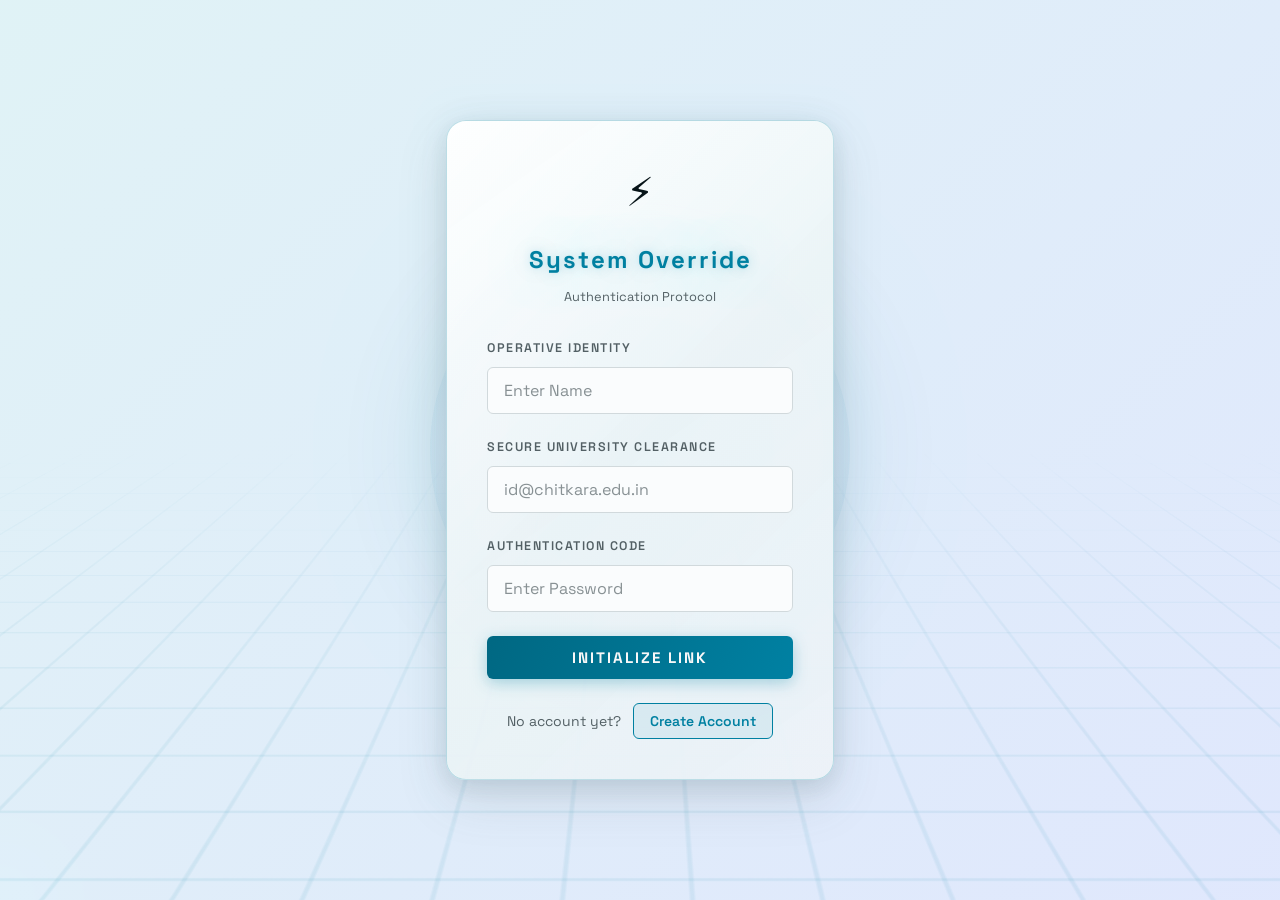
<file: index.html>
<!DOCTYPE html>
<html lang="en">
<head>
  <meta charset="UTF-8">
  <meta name="viewport" content="width=device-width, initial-scale=1.0">
  <title>CodeMaster Arena - Authentication</title>
  <link href="https://fonts.googleapis.com/css2?family=JetBrains+Mono:wght@400;500;600;700&family=Space+Grotesk:wght@400;500;600;700&display=swap" rel="stylesheet">
  <link rel="stylesheet" href="style-new.css">
  <link rel="icon" type="image/jpeg" href="CodeMaster Pro.jpeg">
</head>
<body class="page-auth">
  <main class="perspective-container">
    <div class="cube-login" id="authContainer">
      <section class="cube-face">
        <div class="cube-bg" aria-hidden="true"></div>
        
        <header style="text-align:center; margin-bottom:2rem; position:relative; z-index:1;">
          <div style="font-size:2.5rem; margin-bottom:1rem;" class="animate-float" aria-hidden="true">⚡</div>
          <h1 id="authTitle" style="color:var(--primary); letter-spacing:2px; font-size:1.5rem; font-weight:700;" class="neon-text">System Override</h1>
          <p id="authSubtitle" style="color:var(--fg-muted); font-size:0.8rem; margin-top:0.5rem;">Authentication Protocol</p>
        </header>

        <form id="authForm" style="position:relative; z-index:1;" novalidate>
          <!-- LOGIN MODE (shown by default) -->
          <div id="loginMode" class="auth-mode">
            <div class="form-group">
              <label for="loginName">Operative Identity</label>
              <input type="text" id="loginName" placeholder="Enter Name" autocomplete="name">
            </div>

            <div class="form-group">
              <label for="loginEmail">Secure University Clearance</label>
              <input type="email" id="loginEmail" placeholder="id@chitkara.edu.in" autocomplete="email" aria-describedby="loginEmailError">
              <p class="error-msg" id="loginEmailError" role="alert"></p>
            </div>

            <div class="form-group">
              <label for="loginPassword">Authentication Code</label>
              <input type="password" id="loginPassword" placeholder="Enter Password" autocomplete="current-password" aria-describedby="loginPasswordError">
              <p class="error-msg" id="loginPasswordError" role="alert"></p>
            </div>

            <button type="submit" class="btn-login">Initialize Link</button>

            <p style="text-align:center; margin-top:1.5rem; font-size:0.875rem; color:var(--fg-muted);">
              No account yet? 
              <button type="button" id="switchToSignup" class="btn-toggle" style="display:inline-block; margin-left:0.5rem;">Create Account</button>
            </p>
          </div>

          <!-- SIGNUP MODE (hidden by default) -->
          <div id="signupMode" class="auth-mode hidden">
            <div class="form-group">
              <label for="signupName">Full Name</label>
              <input type="text" id="signupName" placeholder="Enter your name" autocomplete="name" aria-describedby="signupNameError">
              <p class="error-msg" id="signupNameError" role="alert"></p>
            </div>

            <div class="form-group">
              <label for="signupEmail">University Email</label>
              <input type="email" id="signupEmail" placeholder="you@chitkara.edu.in" autocomplete="email" aria-describedby="signupEmailError">
              <p class="error-msg" id="signupEmailError" role="alert"></p>
            </div>

            <div class="form-group">
              <label for="signupPassword">Create Password</label>
              <input type="password" id="signupPassword" placeholder="Min. 6 characters" autocomplete="new-password" aria-describedby="signupPasswordError">
              <p class="error-msg" id="signupPasswordError" role="alert"></p>
            </div>

            <div class="form-group">
              <label>Select Gender</label>
              <div class="gender-selector" id="genderSelector" role="group" aria-label="Gender selection">
                <button type="button" class="gender-chip" data-gender="Male" aria-pressed="false">👨 Male</button>
                <button type="button" class="gender-chip" data-gender="Female" aria-pressed="false">👩 Female</button>
                <button type="button" class="gender-chip" data-gender="Other" aria-pressed="false">🧑 Other</button>
              </div>
              <p class="error-msg" id="genderError" role="alert"></p>
            </div>

            <button type="submit" class="btn-login">Create Account</button>

            <p style="text-align:center; margin-top:1.5rem; font-size:0.875rem; color:var(--fg-muted);">
              Already have an account? 
              <button type="button" id="switchToLogin" class="btn-toggle" style="display:inline-block; margin-left:0.5rem;">Sign In</button>
            </p>
          </div>
        </form>
      </section>
    </div>
  </main>

  <script src="auth.js"></script>
  <script>
    // Check if already logged in
    if (auth.isAuthenticated()) {
      window.location.href = 'Main.html';
    }

    // DOM Elements
    const authForm = document.getElementById('authForm');
    const loginMode = document.getElementById('loginMode');
    const signupMode = document.getElementById('signupMode');
    const switchToSignup = document.getElementById('switchToSignup');
    const switchToLogin = document.getElementById('switchToLogin');
    const authTitle = document.getElementById('authTitle');
    const authSubtitle = document.getElementById('authSubtitle');
    const genderSelector = document.getElementById('genderSelector');
    let selectedGender = null;

    // Default form to login mode
    authForm.dataset.mode = 'login';

    // Mode switching
    switchToSignup.addEventListener('click', (e) => {
      e.preventDefault();
      loginMode.classList.add('hidden');
      signupMode.classList.remove('hidden');
      authTitle.textContent = 'Neural Registry';
      authSubtitle.textContent = 'New Identity Creation';
      authForm.dataset.mode = 'signup';
      clearErrors();
      authForm.reset();
      selectedGender = null;
      updateGenderSelection();
    });

    switchToLogin.addEventListener('click', (e) => {
      e.preventDefault();
      loginMode.classList.remove('hidden');
      signupMode.classList.add('hidden');
      authTitle.textContent = 'System Override';
      authSubtitle.textContent = 'Authentication Protocol';
      authForm.dataset.mode = 'login';
      clearErrors();
      authForm.reset();
      selectedGender = null;
    });

    // Gender chip selection
    const genderChips = genderSelector.querySelectorAll('.gender-chip');
    genderChips.forEach(chip => {
      chip.addEventListener('click', (e) => {
        e.preventDefault();
        genderChips.forEach(c => {
          c.classList.remove('selected');
          c.setAttribute('aria-pressed', 'false');
        });
        chip.classList.add('selected');
        chip.setAttribute('aria-pressed', 'true');
        selectedGender = chip.dataset.gender;
      });
    });

    function updateGenderSelection() {
      genderChips.forEach(chip => {
        chip.classList.remove('selected');
        chip.setAttribute('aria-pressed', 'false');
      });
    }

    function clearErrors() {
      document.querySelectorAll('.error-msg').forEach(el => {
        el.textContent = '';
        el.style.display = 'none';
      });
    }

    function showError(elementId, message) {
      const el = document.getElementById(elementId);
      if (el) {
        el.textContent = message;
        el.style.display = 'block';
        el.setAttribute('role', 'alert');
      }
    }

    function shakeContainer() {
      const container = document.getElementById('authContainer');
      container.classList.add('shake-animation');
      container.addEventListener('animationend', () => {
        container.classList.remove('shake-animation');
      }, { once: true });
    }

    // Form submission
    authForm.addEventListener('submit', async (e) => {
      e.preventDefault();
      clearErrors();

      const mode = authForm.dataset.mode;
      if (mode === 'signup') {
        await handleSignup();
      } else {
        await handleLogin();
      }
    });

    async function handleLogin() {
      const name = document.getElementById('loginName').value.trim();
      const email = document.getElementById('loginEmail').value.trim().toLowerCase();
      const password = document.getElementById('loginPassword').value;

      if (!name || !email || !password) {
        showError('loginEmailError', 'All fields are required');
        return;
      }

      if (!email.endsWith('@chitkara.edu.in')) {
        showError('loginEmailError', 'Only @chitkara.edu.in emails are allowed');
        shakeContainer();
        return;
      }

      try {
        // Direct localStorage lookup — fixes login bug
        const users = JSON.parse(localStorage.getItem('codemaster_users') || '[]');
        const match = users.find(u => u.email === email && u.name.toLowerCase() === name.toLowerCase());

        if (!match) {
          showError('loginEmailError', 'Name or email not found. Please sign up first.');
          shakeContainer();
          return;
        }

        // Hash the password the same way auth.js does
        await auth.login(name, email, password);
        window.location.href = './Main.html';
      } catch (error) {
        if (error.message && error.message.toLowerCase().includes('password')) {
          showError('loginPasswordError', error.message);
        } else {
          showError('loginEmailError', error.message || 'Login failed. Please check your credentials.');
        }
        shakeContainer();
      }
    }

    async function handleSignup() {
      const name = document.getElementById('signupName').value.trim();
      const email = document.getElementById('signupEmail').value.trim().toLowerCase();
      const password = document.getElementById('signupPassword').value;

      if (!name) { showError('signupNameError', 'Name is required'); return; }
      if (!email) { showError('signupEmailError', 'Email is required'); return; }
      if (!password) { showError('signupPasswordError', 'Password is required'); return; }
      if (!selectedGender) { showError('genderError', 'Please select a gender'); return; }

      try {
        await auth.signup(name, email, password, selectedGender);
        await auth.login(name, email, password);
        window.location.href = './Main.html';
      } catch (error) {
        const msg = error.message || 'Signup failed';
        if (msg.includes('@chitkara.edu.in')) {
          showError('signupEmailError', msg);
        } else if (msg.toLowerCase().includes('password')) {
          showError('signupPasswordError', msg);
        } else if (msg.toLowerCase().includes('name')) {
          showError('signupNameError', msg);
        } else if (msg.toLowerCase().includes('email') || msg.toLowerCase().includes('registered')) {
          showError('signupEmailError', msg);
        } else {
          showError('signupEmailError', msg);
        }
        shakeContainer();
      }
    }

    // Animate gender chips on signup
    switchToSignup.addEventListener('click', () => {
      document.querySelectorAll('.gender-chip').forEach((chip, i) => {
        chip.style.animation = `slideUp 0.6s ease 0.${i}s both`;
      });
    });
  </script>
</body>
</html>
</file>
<file: style-new.css>
/* ========================================================
   CODEMASTER — PREMIUM UNIFIED DESIGN SYSTEM v2
   Advanced CSS: @layer, oklch(), color-mix(), :has(),
   container queries, subgrid, multi-layer glassmorphism
   ======================================================== */

@layer reset, tokens, base, layout, components, lang-themes, page-themes, utilities, animations;

/* ========================================================
   LAYER: TOKENS
   ======================================================== */
@layer tokens {
  :root {
    /* ---- Core oklch palette (dark defaults) ---- */
    --hue-primary: 200;
    --hue-accent:  270;

    --bg:          oklch(12% 0.02 var(--hue-primary));
    --bg-surface:  oklch(16% 0.025 var(--hue-primary));
    --bg-elevated: oklch(20% 0.03 var(--hue-primary));
    --card:        oklch(18% 0.028 var(--hue-primary));
    --card-alpha:  oklch(18% 0.028 var(--hue-primary) / 0.82);

    --fg:          oklch(96% 0.008 var(--hue-primary));
    --fg-muted:    oklch(65% 0.02 var(--hue-primary));
    --fg-subtle:   oklch(45% 0.015 var(--hue-primary));

    --primary:     oklch(72% 0.18 var(--hue-primary));
    --primary-dim: oklch(55% 0.14 var(--hue-primary));
    --primary-glow:oklch(72% 0.18 var(--hue-primary) / 0.35);
    --primary-alpha: oklch(72% 0.18 var(--hue-primary) / 0.1);

    --accent:      oklch(68% 0.2 var(--hue-accent));
    --accent-glow: oklch(68% 0.2 var(--hue-accent) / 0.3);

    --success:     oklch(65% 0.2 145);
    --danger:      oklch(62% 0.22 25);
    --warning:     oklch(72% 0.18 65);

    --border:      oklch(28% 0.03 var(--hue-primary));
    --border-glow: color-mix(in oklch, var(--primary) 40%, transparent);

    /* ---- Shadows (layered, colored) ---- */
    --shadow-sm:  0 1px 3px oklch(5% 0.01 240 / 0.4);
    --shadow-md:  0 4px 12px oklch(5% 0.01 240 / 0.5), 0 1px 3px oklch(5% 0.01 240 / 0.3);
    --shadow-lg:  0 10px 30px oklch(5% 0.02 240 / 0.6), 0 4px 10px oklch(5% 0.01 240 / 0.4);
    --shadow-xl:  0 20px 50px oklch(5% 0.02 240 / 0.7), 0 8px 20px oklch(5% 0.01 240 / 0.5);
    --glow-primary: 0 0 20px var(--primary-glow), 0 0 60px oklch(72% 0.18 var(--hue-primary) / 0.1);
    --glow-accent:  0 0 20px var(--accent-glow);

    /* ---- Typography ---- */
    --font-sans: 'Space Grotesk', system-ui, sans-serif;
    --font-mono: 'JetBrains Mono', ui-monospace, monospace;

    /* ---- Spacing (8px grid) ---- */
    --space-1: 0.25rem;  /* 4px  */
    --space-2: 0.5rem;   /* 8px  */
    --space-3: 0.75rem;  /* 12px */
    --space-4: 1rem;     /* 16px */
    --space-5: 1.25rem;  /* 20px */
    --space-6: 1.5rem;   /* 24px */
    --space-8: 2rem;     /* 32px */
    --space-10: 2.5rem;  /* 40px */
    --space-12: 3rem;    /* 48px */

    /* Alias legacy variables for backward compat */
    --spacing-xs: var(--space-1);
    --spacing-sm: var(--space-2);
    --spacing-md: var(--space-4);
    --spacing-lg: var(--space-6);
    --spacing-xl: var(--space-8);
    --spacing-2xl: var(--space-12);

    /* ---- Radii ---- */
    --radius-sm: 0.375rem;
    --radius:    0.75rem;
    --radius-lg: 1.25rem;
    --radius-xl: 2rem;

    /* ---- Easings ---- */
    --ease-smooth:  cubic-bezier(0.4, 0, 0.2, 1);
    --ease-bounce:  cubic-bezier(0.175, 0.885, 0.32, 1.275);
    --ease-elastic: cubic-bezier(0.68, -0.55, 0.265, 1.55);
    --ease-out:     cubic-bezier(0, 0, 0.2, 1);

    /* ---- Glassmorphism ---- */
    --glass-blur:    blur(20px) saturate(160%);
    --glass-blur-sm: blur(12px) saturate(140%);

    /* Legacy compat */
    --bg-dark: oklch(12% 0.02 200);
    --bg-light: oklch(98% 0.005 220);
    --card-dark: var(--card);
    --card-light: oklch(100% 0 0);
    --fg-dark: var(--fg);
    --fg-light: oklch(20% 0.02 220);
    --fg-muted-dark: var(--fg-muted);
    --fg-muted-light: oklch(48% 0.02 220);
    --primary-dark: var(--primary-dim);
    --primary-light: oklch(52% 0.16 210);
    --border-dark: var(--border);
    --border-light: oklch(88% 0.01 220);
  }

  /* ---- LIGHT MODE ---- */
  body.light-mode {
    --bg:          oklch(98% 0.006 220);
    --bg-surface:  oklch(96% 0.008 215);
    --bg-elevated: oklch(100% 0 0);
    --card:        oklch(100% 0 0);
    --card-alpha:  oklch(100% 0 0 / 0.88);

    --fg:          oklch(18% 0.02 220);
    --fg-muted:    oklch(48% 0.018 220);
    --fg-subtle:   oklch(65% 0.012 220);

    --primary:     oklch(52% 0.18 210);
    --primary-dim: oklch(45% 0.15 210);
    --primary-glow:oklch(52% 0.18 210 / 0.25);
    --primary-alpha: oklch(52% 0.18 210 / 0.08);

    --accent:      oklch(55% 0.2 270);
    --accent-glow: oklch(55% 0.2 270 / 0.2);

    --success:     oklch(52% 0.2 145);
    --danger:      oklch(55% 0.22 25);
    --warning:     oklch(60% 0.18 65);

    --border:      oklch(88% 0.01 220);
    --border-glow: color-mix(in oklch, var(--primary) 30%, transparent);

    --shadow-sm: 0 1px 3px oklch(50% 0.01 240 / 0.08);
    --shadow-md: 0 4px 12px oklch(50% 0.01 240 / 0.1), 0 1px 3px oklch(50% 0.01 240 / 0.06);
    --shadow-lg: 0 10px 30px oklch(50% 0.01 240 / 0.12), 0 4px 10px oklch(50% 0.01 240 / 0.08);
    --shadow-xl: 0 20px 50px oklch(50% 0.01 240 / 0.15), 0 8px 20px oklch(50% 0.01 240 / 0.1);
    --glow-primary: 0 0 16px var(--primary-glow);

    --border-light: oklch(88% 0.01 220);
    --bg-light: oklch(98% 0.006 220);
    --fg-muted-light: oklch(48% 0.018 220);
  }
}

/* ========================================================
   LAYER: RESET
   ======================================================== */
@layer reset {
  *, *::before, *::after {
    box-sizing: border-box;
    margin: 0;
    padding: 0;
  }

  html {
    scroll-behavior: smooth;
    font-family: var(--font-sans);
    -webkit-text-size-adjust: 100%;
    font-optical-sizing: auto;
  }

  button {
    font-family: inherit;
    cursor: pointer;
    border: none;
    background: none;
    color: inherit;
  }

  a { color: inherit; text-decoration: none; }

  ::selection {
    background: var(--primary-alpha);
    color: var(--fg);
  }
}

/* ========================================================
   LAYER: BASE
   ======================================================== */
@layer base {
  body {
    background: var(--bg);
    color: var(--fg);
    min-height: 100vh;
    overflow-x: hidden;
    transition: background-color 0.4s var(--ease-smooth), color 0.3s var(--ease-smooth);
    position: relative;
    line-height: 1.6;
    font-size: 1rem;
  }

  /* Dark mode — deep Vercel/Raycast aesthetic */
  body:not(.light-mode) {
    background-image:
      radial-gradient(ellipse 80% 50% at 20% 10%, oklch(72% 0.18 200 / 0.04) 0%, transparent 60%),
      radial-gradient(ellipse 60% 40% at 80% 80%, oklch(68% 0.2 270 / 0.04) 0%, transparent 60%),
      linear-gradient(oklch(28% 0.02 200 / 0.04) 1px, transparent 1px),
      linear-gradient(90deg, oklch(28% 0.02 200 / 0.04) 1px, transparent 1px);
    background-size: auto, auto, 48px 48px, 48px 48px;
    background-attachment: fixed;
  }

  /* Light mode — luminous Linear/Apple aesthetic */
  body.light-mode {
    background-image:
      radial-gradient(ellipse 90% 60% at 15% 5%, oklch(78% 0.12 210 / 0.08) 0%, transparent 55%),
      radial-gradient(ellipse 70% 50% at 85% 85%, oklch(70% 0.15 270 / 0.06) 0%, transparent 55%),
      radial-gradient(ellipse 50% 40% at 50% 50%, oklch(85% 0.08 180 / 0.04) 0%, transparent 70%),
      linear-gradient(oklch(52% 0.18 210 / 0.025) 1px, transparent 1px),
      linear-gradient(90deg, oklch(52% 0.18 210 / 0.025) 1px, transparent 1px);
    background-size: auto, auto, auto, 56px 56px, 56px 56px;
    background-attachment: fixed;
  }
}

/* ========================================================
   LAYER: ANIMATIONS
   ======================================================== */
@layer animations {
  @keyframes slideUp {
    from { opacity: 0; transform: translateY(24px); }
    to   { opacity: 1; transform: translateY(0); }
  }
  @keyframes slideIn {
    from { opacity: 0; transform: translateX(-24px); }
    to   { opacity: 1; transform: translateX(0); }
  }
  @keyframes fadeIn {
    from { opacity: 0; }
    to   { opacity: 1; }
  }
  @keyframes glowPulse {
    0%, 100% { box-shadow: var(--glow-primary); }
    50%       { box-shadow: 0 0 40px var(--primary-glow), 0 0 80px oklch(72% 0.18 200 / 0.15); }
  }
  @keyframes float {
    0%, 100% { transform: translateY(0); }
    50%       { transform: translateY(-10px); }
  }
  @keyframes gridFly {
    from { background-position: 0 0; }
    to   { background-position: 0 500px; }
  }
  @keyframes corePulse {
    from { transform: translate(-50%,-50%) scale(1); opacity: 0.6; }
    to   { transform: translate(-50%,-50%) scale(1.18); opacity: 1; }
  }
  @keyframes scanline {
    0%   { transform: translateY(-60px); opacity: 0; }
    10%  { opacity: 1; }
    90%  { opacity: 1; }
    100% { transform: translateY(460px); opacity: 0; }
  }
  @keyframes radarPing {
    0%   { transform: translateY(-50%) scale(1); opacity: 1; }
    100% { transform: translateY(-50%) scale(5); opacity: 0; }
  }
  @keyframes textGlow {
    0%, 100% { text-shadow: 0 0 12px var(--primary-glow); }
    50%       { text-shadow: 0 0 24px var(--primary-glow), 0 0 48px oklch(72% 0.18 200 / 0.2); }
  }
  @keyframes shimmer {
    0%   { background-position: -1000px 0; }
    100% { background-position:  1000px 0; }
  }
  @keyframes shake {
    0%, 100% { transform: translateX(0); }
    10%, 30%, 50%, 70%, 90% { transform: translateX(-10px); }
    20%, 40%, 60%, 80%      { transform: translateX(10px); }
  }
  @keyframes techGridMove {
    from { background-position: 0 0; }
    to   { background-position: 48px 48px; }
  }
  @keyframes particleDrift {
    0%   { transform: translateY(0) translateX(0) rotate(0deg); opacity: 0; }
    10%  { opacity: 0.6; }
    90%  { opacity: 0.4; }
    100% { transform: translateY(-100vh) translateX(30px) rotate(360deg); opacity: 0; }
  }
  @keyframes meshMove {
    0%   { background-position: 0% 0%; }
    50%  { background-position: 100% 100%; }
    100% { background-position: 0% 0%; }
  }
  @keyframes hudScan {
    from { transform: scaleX(0); }
    to   { transform: scaleX(1); }
  }
  @keyframes arcDraw {
    from { stroke-dashoffset: 10000; opacity: 0; }
    to   { opacity: 1; }
  }
  @keyframes countUp {
    from { opacity: 0; transform: scale(0.6); }
    to   { opacity: 1; transform: scale(1); }
  }

  @media (prefers-reduced-motion: reduce) {
    *, *::before, *::after {
      animation-duration: 0.01ms !important;
      animation-iteration-count: 1 !important;
      transition-duration: 0.01ms !important;
    }
  }
}

/* ========================================================
   ADD THIS TO style-new.css
   PASTE AT THE VERY BOTTOM OF THE FILE
   ======================================================== */

/* ========================================================
   AI VISUAL INTELLIGENCE SYSTEM
   ======================================================== */

@keyframes gradientFlow {
  0% { background-position: 0% 50%; }
  50% { background-position: 100% 50%; }
  100% { background-position: 0% 50%; }
}

@keyframes blobMove {
  0% {
    transform: translate(0px, 0px) scale(1);
  }
  33% {
    transform: translate(40px, -60px) scale(1.15);
  }
  66% {
    transform: translate(-30px, 40px) scale(0.9);
  }
  100% {
    transform: translate(0px, 0px) scale(1);
  }
}

@keyframes aiPulse {
  0%,100% {
    opacity: 0.5;
    transform: scale(1);
  }
  50% {
    opacity: 1;
    transform: scale(1.08);
  }
}

@keyframes hologram {
  0% {
    background-position: 0% 0%;
  }
  100% {
    background-position: 400% 400%;
  }
}

@keyframes rotateOrb {
  from {
    transform: rotate(0deg);
  }
  to {
    transform: rotate(360deg);
  }
}

@keyframes neuralMove {
  0% {
    background-position: 0 0;
  }
  100% {
    background-position: 100px 100px;
  }
}

@keyframes floatingParticles {
  0% {
    transform: translateY(0px) translateX(0px);
    opacity: 0;
  }

  50% {
    opacity: 1;
  }

  100% {
    transform: translateY(-100vh) translateX(80px);
    opacity: 0;
  }
}

body.light-mode {
  background:
    radial-gradient(circle at top left, rgba(255,0,153,0.15), transparent 30%),
    radial-gradient(circle at top right, rgba(0,204,255,0.14), transparent 30%),
    radial-gradient(circle at bottom left, rgba(0,255,136,0.15), transparent 30%),
    radial-gradient(circle at bottom right, rgba(255,170,0,0.14), transparent 30%),
    linear-gradient(135deg, #ffffff, #f7fbff, #eef5ff, #ffffff);

  background-size: 300% 300%;
  animation: gradientFlow 18s ease infinite;
  position: relative;
}

body.light-mode::before {
  content: "";
  position: fixed;
  inset: 0;

  background:
    radial-gradient(circle at 20% 30%, rgba(255,0,128,0.15), transparent 25%),
    radial-gradient(circle at 80% 20%, rgba(0,183,255,0.15), transparent 25%),
    radial-gradient(circle at 70% 80%, rgba(0,255,170,0.12), transparent 25%),
    radial-gradient(circle at 30% 80%, rgba(255,187,0,0.12), transparent 25%);

  filter: blur(80px);
  z-index: -2;
  animation: blobMove 20s infinite alternate ease-in-out;
}

body.light-mode::after {
  content: "";
  position: fixed;
  inset: 0;

  background-image:
    linear-gradient(rgba(0,0,0,0.02) 1px, transparent 1px),
    linear-gradient(90deg, rgba(0,0,0,0.02) 1px, transparent 1px);

  background-size: 40px 40px;
  animation: neuralMove 10s linear infinite;
  pointer-events: none;
  z-index: -1;
}

/* AI ORBS */

.ai-orb {
  position: fixed;
  width: 500px;
  height: 500px;
  border-radius: 50%;

  background:
    conic-gradient(
      from 0deg,
      rgba(255,0,128,0.15),
      rgba(0,200,255,0.15),
      rgba(0,255,170,0.15),
      rgba(255,170,0,0.15),
      rgba(255,0,128,0.15)
    );

  filter: blur(60px);

  animation:
    rotateOrb 18s linear infinite,
    aiPulse 5s ease-in-out infinite;

  pointer-events: none;
  z-index: -1;
}

.ai-orb.one {
  top: -150px;
  left: -100px;
}

.ai-orb.two {
  bottom: -150px;
  right: -100px;
}

/* GLASS HOLOGRAM */

.glass-card,
.cube-face,
.navbar {
  position: relative;
  overflow: hidden;
}

.glass-card::before,
.cube-face::before {
  content: "";
  position: absolute;
  inset: 0;

  background: linear-gradient(
    130deg,
    rgba(255,255,255,0.25),
    rgba(255,255,255,0.02),
    rgba(0,200,255,0.08),
    rgba(255,0,140,0.08)
  );

  background-size: 300% 300%;
  animation: hologram 8s linear infinite;

  opacity: 0;
  transition: opacity 0.4s ease;
}

.glass-card:hover::before,
.cube-face:hover::before {
  opacity: 1;
}

/* 3D CARDS */

.glass-card {
  transition:
    transform 0.5s cubic-bezier(.2,.8,.2,1),
    box-shadow 0.5s ease,
    border-color 0.5s ease;

  transform-style: preserve-3d;
}

.glass-card:hover {
  transform: translateY(-12px) rotateX(4deg) rotateY(-4deg);

  box-shadow:
    0 25px 80px rgba(0,0,0,0.12),
    0 0 40px rgba(0,183,255,0.15),
    0 0 80px rgba(255,0,140,0.12);

  border-color: rgba(0,183,255,0.4);
}

/* AI TITLES */

.ai-title {
  background: linear-gradient(
    90deg,
    #00b7ff,
    #7c3aed,
    #ff0080,
    #ff9900,
    #00b7ff
  );

  background-size: 300% auto;
background-clip: text;
  -webkit-background-clip: text;
  -webkit-text-fill-color: transparent;

  animation: gradientFlow 6s linear infinite;
}

/* AI BUTTONS */

.ai-button {
  position: relative;
  overflow: hidden;

  background: linear-gradient(
    135deg,
    #00b7ff,
    #8b5cf6,
    #ff0080
  );

  background-size: 300% 300%;
  animation: gradientFlow 6s ease infinite;

  color: white;
  border: none;

  box-shadow:
    0 10px 30px rgba(0,183,255,0.25);
}

.ai-button::before {
  content: "";

  position: absolute;
  top: -120%;
  left: -50%;

  width: 200%;
  height: 300%;

  background: rgba(255,255,255,0.18);

  transform: rotate(25deg);

  transition: all 0.8s ease;
}

.ai-button:hover::before {
  left: 100%;
}

/* PARTICLES */

.ai-particles {
  position: fixed;
  inset: 0;
  overflow: hidden;
  pointer-events: none;
  z-index: -1;
}

.ai-particles span {
  position: absolute;

  width: 6px;
  height: 6px;

  border-radius: 50%;

  background:
    linear-gradient(
      135deg,
      #00b7ff,
      #ff0080
    );

  opacity: 0.5;
  animation: floatingParticles linear infinite;
}

/* CURSOR GLOW */

.cursor-glow {
  position: fixed;

  width: 220px;
  height: 220px;

  border-radius: 50%;

  pointer-events: none;

  background:
    radial-gradient(
      circle,
      rgba(0,183,255,0.18),
      transparent 70%
    );

  transform: translate(-50%, -50%);
  z-index: 999;
  mix-blend-mode: screen;
}

/* REVEAL ANIMATIONS */

.reveal-up {
  opacity: 0;
  transform: translateY(60px);

  transition:
    all 1s cubic-bezier(.2,.8,.2,1);
}

.reveal-up.visible {
  opacity: 1;
  transform: translateY(0);
}

/* BUTTON MICROINTERACTIONS */

.nav-link-btn,
.theme-toggle,
button {
  transition:
    transform 0.35s ease,
    box-shadow 0.35s ease,
    background 0.35s ease;
}

.nav-link-btn:hover,
.theme-toggle:hover,
button:hover {
  transform: translateY(-4px) scale(1.03);

  box-shadow:
    0 15px 40px rgba(0,183,255,0.18),
    0 0 20px rgba(255,0,128,0.12);
}

/* LOGO EFFECT */

.logo {
  transition: transform 0.5s ease;
}

.logo:hover {
  transform: scale(1.06) rotate(-2deg);
}


/* ========================================================
   LAYER: LAYOUT
   ======================================================== */
@layer layout {
  .navbar {
    position: sticky;
    top: 0;
    z-index: 50;
    background: color-mix(in oklch, var(--card) 85%, transparent);
    backdrop-filter: var(--glass-blur);
    -webkit-backdrop-filter: var(--glass-blur);
    border-bottom: 1px solid var(--border);
    padding: var(--space-3) var(--space-4);
    transition: background 0.3s var(--ease-smooth), border-color 0.3s var(--ease-smooth), box-shadow 0.3s;
  }

  body:not(.light-mode) .navbar {
    border-bottom-color: oklch(28% 0.04 200);
  }

  .navbar:has(.nav-link-btn:hover),
  .navbar:hover {
    background: color-mix(in oklch, var(--card) 95%, transparent);
    border-bottom-color: var(--primary);
    box-shadow: 0 1px 0 0 var(--border-glow), var(--shadow-sm);
  }

  .navbar .inner {
    display: flex;
    align-items: center;
    justify-content: space-between;
    max-width: 1200px;
    margin: 0 auto;
    gap: var(--space-4);
  }

  .navbar .logo {
    display: flex;
    align-items: center;
    gap: var(--space-2);
    font-size: 1.2rem;
    font-weight: 700;
    cursor: pointer;
    transition: transform 0.25s var(--ease-bounce);
    white-space: nowrap;
    flex-shrink: 0;
  }

  .navbar .logo:hover {
    transform: scale(1.04);
    text-shadow: var(--glow-primary);
  }
  .navbar .logo:active { transform: scale(0.96); }
  .navbar .logo .dot { color: var(--primary); }

  .nav-links {
    display: flex;
    gap: var(--space-1);
    align-items: center;
    flex-wrap: wrap;
  }

  .nav-link-btn {
    padding: var(--space-2) var(--space-3);
    border-radius: var(--radius-sm);
    font-size: 0.875rem;
    font-weight: 500;
    color: var(--fg-muted);
    transition: all 0.2s var(--ease-smooth);
    position: relative;
    overflow: hidden;
  }
  .nav-link-btn::after {
    content: '';
    position: absolute;
    bottom: 0;
    left: 50%;
    transform: translateX(-50%);
    width: 0;
    height: 2px;
    background: var(--primary);
    transition: width 0.25s var(--ease-bounce);
    border-radius: 2px;
  }
  .nav-link-btn:hover {
    color: var(--fg);
    background: oklch(from var(--primary) l c h / 0.07);
    transform: translateY(-1px);
  }
  .nav-link-btn:hover::after { width: 60%; box-shadow: 0 0 8px var(--primary-glow); }
  .nav-link-btn:active { transform: scale(0.95); }
  .nav-link-btn.active {
    color: var(--primary);
    background: var(--primary-alpha);
  }
  .nav-link-btn.active::after { width: 80%; }

  .user-info {
    font-size: 0.8rem;
    color: var(--success);
    font-family: var(--font-mono);
    padding: var(--space-1) var(--space-2);
    border-radius: var(--radius-sm);
    border: 1px solid oklch(from var(--success) l c h / 0.3);
    background: oklch(from var(--success) l c h / 0.06);
  }

  .theme-toggle {
    padding: var(--space-2);
    border-radius: var(--radius-sm);
    background: var(--primary-alpha);
    color: var(--primary);
    border: 1px solid var(--border);
    font-size: 1rem;
    cursor: pointer;
    transition: all 0.2s var(--ease-smooth);
    margin-left: var(--space-3);
  }
  .theme-toggle:hover {
    background: oklch(from var(--primary) l c h / 0.18);
    transform: scale(1.12) rotate(15deg);
    box-shadow: var(--glow-primary);
  }
}

/* ========================================================
   LAYER: COMPONENTS
   ======================================================== */
@layer components {

  /* ---- Glassmorphism card ---- */
  .glass-card {
    background: var(--card-alpha);
    backdrop-filter: var(--glass-blur);
    -webkit-backdrop-filter: var(--glass-blur);
    border: 1px solid var(--border);
    border-radius: var(--radius);
    box-shadow: var(--shadow-md);
    transition: all 0.35s var(--ease-smooth);
    position: relative;
    overflow: hidden;
  }

  /* Noise texture overlay for depth */
  .glass-card::before {
    content: '';
    position: absolute;
    inset: 0;
    background-image: url("data:image/svg+xml,%3Csvg viewBox='0 0 256 256' xmlns='http://www.w3.org/2000/svg'%3E%3Cfilter id='noise'%3E%3CfeTurbulence type='fractalNoise' baseFrequency='0.9' numOctaves='4' stitchTiles='stitch'/%3E%3C/filter%3E%3Crect width='100%25' height='100%25' filter='url(%23noise)' opacity='0.04'/%3E%3C/svg%3E");
    border-radius: inherit;
    pointer-events: none;
    z-index: 0;
    opacity: 0.5;
  }

  body.light-mode .glass-card::before { opacity: 0.25; }

  .glass-card > * { position: relative; z-index: 1; }

  .glass-card:hover {
    border-color: var(--border-glow);
    box-shadow: var(--shadow-lg), var(--glow-primary);
    transform: translateY(-2px);
  }

  /* ---- Buttons ---- */
  .btn-login,
  .btn-primary {
    width: 100%;
    padding: var(--space-3) var(--space-4);
    border-radius: var(--radius-sm);
    position: relative;
    overflow: hidden;
    z-index: 1;
    background: linear-gradient(110deg,
      var(--primary-dim) 0%,
      var(--primary) 45%,
      oklch(from var(--accent) l c h) 100%
    );
    background-size: 220% auto;
    color: oklch(98% 0 0);
    font-weight: 700;
    font-size: 0.95rem;
    text-transform: uppercase;
    letter-spacing: 2px;
    border: none;
    cursor: pointer;
    transition: all 0.35s var(--ease-bounce);
    box-shadow: 0 4px 15px oklch(from var(--primary) l c h / 0.3);
  }

  .btn-login::before,
  .btn-primary::before {
    content: '';
    position: absolute;
    top: 0; left: -100%;
    width: 50%; height: 100%;
    background: linear-gradient(90deg, transparent, oklch(98% 0 0 / 0.25), transparent);
    transform: skewX(-20deg);
    z-index: -1;
    transition: left 0.55s var(--ease-smooth);
  }

  .btn-login:hover,
  .btn-primary:hover {
    background-position: right center;
    transform: translateY(-3px) scale(1.01);
    box-shadow: 0 12px 28px oklch(from var(--primary) l c h / 0.4), var(--glow-primary);
  }

  .btn-login:hover::before,
  .btn-primary:hover::before { left: 150%; }

  .btn-login:active,
  .btn-primary:active {
    transform: translateY(0) scale(0.97);
    box-shadow: 0 4px 10px oklch(from var(--primary) l c h / 0.25);
  }

  .btn-toggle {
    background: var(--primary-alpha);
    color: var(--primary);
    border: 1.5px solid var(--primary);
    padding: var(--space-2) var(--space-4);
    border-radius: var(--radius-sm);
    font-weight: 600;
    cursor: pointer;
    transition: all 0.2s var(--ease-smooth);
    font-size: 0.875rem;
  }
  .btn-toggle:hover {
    background: oklch(from var(--primary) l c h / 0.18);
    transform: translateY(-2px);
    box-shadow: var(--glow-primary);
  }
  .btn-toggle.active { background: var(--primary); color: oklch(98% 0 0); }

  /* ---- Form ---- */
  .form-group {
    margin-bottom: var(--space-6);
    display: flex;
    flex-direction: column;
    position: relative;
  }

  .form-group label {
    font-size: 0.78rem;
    color: var(--fg-muted);
    margin-bottom: var(--space-2);
    font-weight: 600;
    text-transform: uppercase;
    letter-spacing: 1.5px;
    transition: all 0.2s var(--ease-smooth);
  }

  .form-group:focus-within label {
    color: var(--primary);
    letter-spacing: 2px;
    text-shadow: 0 0 8px var(--primary-glow);
  }

  .form-group input,
  .form-group select {
    padding: var(--space-3) var(--space-4);
    border-radius: var(--radius-sm);
    background: oklch(from var(--bg) calc(l + 0.04) c h);
    border: 1px solid var(--border);
    color: var(--fg);
    font-family: inherit;
    font-size: 1rem;
    outline: none;
    transition: all 0.3s var(--ease-bounce);
  }

  body.light-mode .form-group input,
  body.light-mode .form-group select {
    background: oklch(99% 0.002 220);
  }

  .form-group input:hover { border-color: oklch(from var(--primary) l c h / 0.5); }

  .form-group input:focus,
  .form-group select:focus {
    border-color: var(--primary);
    box-shadow: 0 0 0 3px var(--primary-alpha), 0 0 16px var(--primary-glow);
    transform: translateX(3px);
  }

  .form-group input::placeholder { color: var(--fg-subtle); transition: opacity 0.2s; }
  .form-group input:focus::placeholder { opacity: 0.3; }

  .error-msg {
    color: var(--danger);
    font-size: 0.75rem;
    margin-top: var(--space-2);
    display: none;
    animation: slideUp 0.2s ease both;
  }

  /* ---- Gender chips ---- */
  .gender-selector {
    display: flex;
    gap: var(--space-3);
    flex-wrap: wrap;
  }

  .gender-chip {
    flex: 1;
    min-width: 80px;
    padding: var(--space-3);
    border: 1.5px solid var(--border);
    border-radius: var(--radius-sm);
    background: oklch(from var(--bg) calc(l + 0.03) c h / 0.5);
    color: var(--fg-muted);
    cursor: pointer;
    font-weight: 600;
    font-size: 0.875rem;
    text-align: center;
    transition: all 0.25s var(--ease-smooth);
  }

  body.light-mode .gender-chip { background: oklch(97% 0.005 220 / 0.6); }

  .gender-chip:hover {
    border-color: var(--primary);
    color: var(--fg);
    transform: translateY(-2px);
    box-shadow: 0 4px 12px var(--primary-glow);
  }

  .gender-chip.selected {
    border-color: var(--primary);
    background: var(--primary-alpha);
    color: var(--primary);
    box-shadow: 0 0 20px var(--primary-glow), inset 0 0 10px oklch(from var(--primary) l c h / 0.1);
    text-shadow: 0 0 8px var(--primary-glow);
  }

  /* ---- Progress bar ---- */
  .progress-bar {
    width: 100%;
    height: 6px;
    background: oklch(from var(--bg) calc(l + 0.08) c h);
    border-radius: 9999px;
    margin-bottom: var(--space-6);
    overflow: hidden;
  }

  .progress-fill {
    height: 100%;
    background: linear-gradient(90deg, var(--primary), var(--accent));
    border-radius: 9999px;
    transition: width 0.5s var(--ease-smooth);
    box-shadow: 0 0 12px var(--primary-glow);
    position: relative;
  }

  .progress-fill::after {
    content: '';
    position: absolute;
    top: 0; right: 0; bottom: 0;
    width: 12px;
    background: oklch(98% 0 0 / 0.75);
    border-radius: 9999px;
    box-shadow: 0 0 8px oklch(98% 0 0 / 0.5);
  }

  .timer-fill { height: 100%; border-radius: 9999px; transition: width 1s linear; }
  .timer-fill.ok      { background: var(--primary); box-shadow: 0 0 8px var(--primary-glow); }
  .timer-fill.warning { background: var(--danger); animation: glowPulse 0.8s infinite alternate; }

  /* ---- Option buttons ---- */
  .option-btn {
    width: 100%;
    padding: var(--space-4);
    border-radius: var(--radius);
    text-align: left;
    transition: all 0.3s var(--ease-bounce);
    display: flex;
    align-items: center;
    gap: var(--space-3);
    font-weight: 500;
    cursor: pointer;
    background: oklch(from var(--card) l c h / 0.4);
    border: 1px solid var(--border);
    color: var(--fg);
    font-family: var(--font-sans);
    font-size: 1rem;
    position: relative;
    overflow: hidden;
    z-index: 1;
    backdrop-filter: var(--glass-blur-sm);
  }

  body.light-mode .option-btn { background: oklch(99% 0.002 220 / 0.6); }

  .option-btn:not(.answered):hover {
    border-color: oklch(from var(--primary) l c h / 0.7);
    background: var(--primary-alpha);
    transform: translateX(8px);
    box-shadow: inset 4px 0 0 var(--primary), var(--shadow-md);
  }

  .option-btn:not(.answered):active { transform: translateX(3px) scale(0.99); }

  .option-btn.correct {
    border-color: var(--success);
    background: oklch(from var(--success) l c h / 0.1);
    box-shadow: inset 4px 0 0 var(--success), 0 0 20px oklch(from var(--success) l c h / 0.3);
    transform: scale(1.01);
  }

  .option-btn.wrong {
    border-color: var(--danger);
    background: oklch(from var(--danger) l c h / 0.1);
    box-shadow: inset 4px 0 0 var(--danger), 0 0 20px oklch(from var(--danger) l c h / 0.25);
  }

  .option-btn.dimmed {
    opacity: 0.35;
    pointer-events: none;
    filter: grayscale(0.6);
  }

  .option-btn.answered { pointer-events: none; }

  /* ---- Code blocks ---- */
  .code-block {
    background: oklch(10% 0.02 230 / 0.95);
    border: 1px solid var(--border);
    border-radius: var(--radius);
    padding: var(--space-6);
    margin: var(--space-4) 0;
    overflow-x: auto;
    position: relative;
  }

  body.light-mode .code-block {
    background: oklch(96% 0.008 220 / 0.95);
  }

  .code-block code {
    font-family: var(--font-mono);
    font-size: 0.875rem;
    line-height: 1.7;
    color: var(--fg);
  }

  .code-block::before {
    content: attr(data-lang);
    display: block;
    font-size: 0.7rem;
    font-weight: 700;
    text-transform: uppercase;
    color: var(--primary);
    margin-bottom: var(--space-3);
    letter-spacing: 1.5px;
  }

  .code-copy-btn {
    position: absolute;
    top: var(--space-3);
    right: var(--space-3);
    padding: var(--space-2) var(--space-3);
    background: var(--primary);
    color: oklch(98% 0 0);
    border: none;
    border-radius: var(--radius-sm);
    font-size: 0.75rem;
    cursor: pointer;
    transition: all 0.2s var(--ease-smooth);
    font-family: var(--font-mono);
  }

  .code-copy-btn:hover {
    transform: scale(1.05);
    box-shadow: var(--glow-primary);
  }

  /* ---- Stat cards ---- */
  .stat-card {
    padding: var(--space-6) var(--space-4);
    text-align: center;
    transition: all 0.35s var(--ease-bounce);
    border: 1px solid var(--border);
    border-radius: var(--radius);
    background: oklch(from var(--card) l c h / 0.4);
    backdrop-filter: var(--glass-blur-sm);
    position: relative;
    overflow: hidden;
  }

  body.light-mode .stat-card { background: oklch(99% 0.003 220 / 0.6); }

  .stat-card:hover {
    transform: translateY(-6px) scale(1.03);
    border-color: var(--border-glow);
    box-shadow: var(--shadow-xl), var(--glow-primary);
  }

  .grade-text {
    font-size: 2.5rem;
    font-weight: 700;
    display: inline-block;
    background: linear-gradient(110deg, var(--primary), var(--accent));
    -webkit-background-clip: text;
    background-clip: text;
    -webkit-text-fill-color: transparent;
    animation: float 4s ease-in-out infinite;
  }

  /* ---- Timeline items ---- */
  .timeline-item {
    width: 2rem;
    height: 2rem;
    border-radius: 50%;
    display: flex;
    align-items: center;
    justify-content: center;
    font-size: 0.7rem;
    font-weight: 700;
    font-family: var(--font-mono);
    transition: transform 0.2s var(--ease-bounce);
    cursor: default;
  }

  .timeline-item:hover { transform: scale(1.2); }

  .timeline-item.correct {
    background: oklch(from var(--success) l c h / 0.2);
    border: 1.5px solid var(--success);
    color: var(--success);
    box-shadow: 0 0 8px oklch(from var(--success) l c h / 0.3);
  }

  .timeline-item.wrong {
    background: oklch(from var(--danger) l c h / 0.15);
    border: 1.5px solid var(--danger);
    color: var(--danger);
  }

  .timeline-item.skipped {
    background: oklch(from var(--warning) l c h / 0.15);
    border: 1.5px solid var(--warning);
    color: var(--warning);
  }

  /* ---- Result chart ---- */
  .result-chart-wrapper {
    display: flex;
    align-items: center;
    justify-content: center;
    gap: var(--space-6);
    flex-wrap: wrap;
  }

  .result-chart-wrapper svg {
    filter: drop-shadow(0 0 20px oklch(from var(--primary) l c h / 0.15));
  }

  /* ---- Language cards ---- */
  .lang-grid {
    display: grid;
    grid-template-columns: repeat(auto-fit, minmax(280px, 1fr));
    gap: var(--space-6);
    margin-top: var(--space-8);
  }

  .lang-card {
    padding: var(--space-6) var(--space-6) var(--space-6) 2.25rem;
    text-align: left;
    cursor: pointer;
    border: 1px solid var(--border);
    border-radius: var(--radius-lg);
    position: relative;
    overflow: hidden;
    z-index: 1;
    transition: all 0.4s var(--ease-bounce);
    background: oklch(from var(--card) l c h / 0.35);
    backdrop-filter: var(--glass-blur-sm);
    --glow-color: var(--primary);
    --glow-alpha: oklch(from var(--primary) l c h / 0.12);
  }

  body.light-mode .lang-card {
    background: oklch(99% 0.003 220 / 0.6);
  }

  .lang-card::before {
    content: '';
    position: absolute;
    inset: 0;
    background-image:
      linear-gradient(var(--glow-alpha) 1px, transparent 1px),
      linear-gradient(90deg, var(--glow-alpha) 1px, transparent 1px);
    background-size: 24px 24px;
    opacity: 0;
    transition: opacity 0.4s;
    z-index: -2;
    pointer-events: none;
  }

  .lang-card::after {
    content: '';
    position: absolute;
    left: 0;
    top: 30%; bottom: 30%;
    width: 4px;
    background: var(--glow-color);
    border-radius: 0 4px 4px 0;
    transform: scaleY(0);
    transition: all 0.35s var(--ease-bounce);
    box-shadow: 0 0 16px var(--glow-color);
    z-index: -1;
  }

  .lang-card:hover {
    transform: translateY(-8px) scale(1.02);
    border-color: var(--glow-color);
    background: oklch(from var(--bg-elevated) l c h / 0.92);
    box-shadow: var(--shadow-xl), 0 0 30px oklch(from var(--primary) l c h / 0.1);
  }

  body.light-mode .lang-card:hover {
    background: oklch(100% 0 0 / 0.96);
    box-shadow: var(--shadow-xl);
  }

  .lang-card:hover::before { opacity: 1; animation: techGridMove 4s linear infinite; }
  .lang-card:hover::after  { top: 0; bottom: 0; transform: scaleY(1); }
  .lang-card:active        { transform: translateY(-3px) scale(0.99); }

  /* ---- Difficulty cards ---- */
  .diff-grid {
    display: flex;
    flex-wrap: wrap;
    gap: var(--space-4);
  }

  .diff-card {
    flex: 1 1 250px;
    padding: var(--space-8) var(--space-8) var(--space-8) 3rem;
    text-align: left;
    cursor: pointer;
    border: 1px solid var(--border);
    border-radius: var(--radius-lg);
    position: relative;
    overflow: hidden;
    z-index: 1;
    transition: all 0.4s var(--ease-bounce);
    background: oklch(from var(--card) l c h / 0.3);
    backdrop-filter: var(--glass-blur-sm);
    --theme-color: var(--primary);
  }

  body.light-mode .diff-card { background: oklch(99% 0.003 220 / 0.5); }

  .diff-card.easy  { --theme-color: var(--success); }
  .diff-card.hard  { --theme-color: var(--danger); }

  .diff-card::before {
    content: '';
    position: absolute;
    bottom: 0; left: 50%;
    transform: translateX(-50%);
    width: 0; height: 3px;
    background: var(--theme-color);
    transition: width 0.4s var(--ease-bounce);
    box-shadow: 0 0 12px var(--theme-color);
  }

  .diff-card::after {
    content: '';
    position: absolute;
    left: var(--space-4);
    top: 50%;
    transform: translateY(-50%);
    width: 10px; height: 10px;
    border-radius: 50%;
    background: var(--theme-color);
    box-shadow: 0 0 12px var(--theme-color);
    transition: all 0.4s var(--ease-bounce);
  }

  .diff-card:hover {
    transform: translateY(-6px) scale(1.02);
    border-color: oklch(from var(--theme-color) l c h / 0.5);
    box-shadow: var(--shadow-xl), 0 0 25px oklch(from var(--theme-color) l c h / 0.2);
  }

  .diff-card:hover::before { width: 100%; }
  .diff-card:hover::after  { animation: radarPing 1.2s cubic-bezier(0,0.2,0.8,1) infinite; background: transparent; border: 2px solid var(--theme-color); box-shadow: none; }
  .diff-card:active        { transform: scale(0.97); }

  /* ---- Back button ---- */
  .back-btn {
    color: var(--fg-muted);
    font-size: 0.875rem;
    margin-bottom: var(--space-6);
    transition: all 0.2s var(--ease-bounce);
    display: inline-flex;
    align-items: center;
    gap: var(--space-2);
  }
  .back-btn:hover { color: var(--primary); transform: translateX(-5px); }

  /* ---- Next button alias ---- */
  .next-btn {
    display: inline-flex;
    align-items: center;
    gap: var(--space-2);
    padding: var(--space-3) var(--space-6);
    border-radius: var(--radius-sm);
    background: linear-gradient(110deg, var(--primary-dim), var(--primary));
    color: oklch(98% 0 0);
    font-weight: 700;
    font-size: 0.9rem;
    letter-spacing: 1px;
    border: none;
    cursor: pointer;
    transition: all 0.3s var(--ease-bounce);
    box-shadow: 0 4px 14px var(--primary-glow);
  }

  .next-btn:hover {
    transform: translateY(-2px);
    box-shadow: 0 8px 20px var(--primary-glow), var(--glow-primary);
  }
}

/* ========================================================
   LAYER: PAGE THEMES
   ======================================================== */
@layer page-themes {

  /* ---- AUTH page ---- */
  .perspective-container {
    perspective: 1200px;
    display: flex;
    align-items: center;
    justify-content: center;
    min-height: 100vh;
    position: relative;
    overflow: hidden;
    background: radial-gradient(ellipse at center 30%, oklch(15% 0.03 210) 0%, oklch(8% 0.01 230) 100%);
    z-index: 1;
  }

  body.light-mode .perspective-container {
    background: linear-gradient(135deg, oklch(95% 0.02 210) 0%, oklch(93% 0.03 270) 100%);
  }

  /* Animated grid floor */
  .perspective-container::before {
    content: '';
    position: absolute;
    top: 50%; left: -50%;
    width: 200%; height: 160%;
    background-image:
      linear-gradient(var(--primary-alpha) 2px, transparent 2px),
      linear-gradient(90deg, var(--primary-alpha) 2px, transparent 2px);
    background-size: 52px 52px;
    transform-origin: center top;
    transform: rotateX(76deg);
    mask-image: linear-gradient(to bottom, transparent 0%, black 50%);
    -webkit-mask-image: linear-gradient(to bottom, transparent 0%, black 50%);
    animation: gridFly 14s linear infinite;
    z-index: -2;
  }

  .perspective-container::after {
    content: '';
    position: absolute;
    top: 50%; left: 50%;
    width: 44vw; height: 44vw;
    max-width: 420px; max-height: 420px;
    transform: translate(-50%, -50%);
    border-radius: 50%;
    background: radial-gradient(circle, var(--primary-alpha) 0%, oklch(from var(--accent) l c h / 0.04) 55%, transparent 75%);
    box-shadow: 0 0 100px oklch(from var(--primary) l c h / 0.12), inset 0 0 50px oklch(from var(--primary) l c h / 0.18);
    animation: corePulse 8s ease-in-out infinite alternate;
    z-index: -3;
  }

  .perspective-container:hover::before {
    background-image:
      linear-gradient(oklch(from var(--primary) l c h / 0.18) 2px, transparent 2px),
      linear-gradient(90deg, oklch(from var(--primary) l c h / 0.18) 2px, transparent 2px);
    animation: gridFly 7s linear infinite;
  }

  .perspective-container:focus-within::before {
    background-image:
      linear-gradient(var(--primary) 2px, transparent 2px),
      linear-gradient(90deg, oklch(from var(--primary) l c h / 0.45) 2px, transparent 2px);
    transform: rotateX(82deg) translateZ(10px) scale(1.08);
    animation: gridFly 2.2s linear infinite;
  }

  .perspective-container:focus-within::after {
    box-shadow: 0 -60px 160px oklch(from var(--primary) l c h / 0.25), inset 0 0 100px oklch(from var(--primary) l c h / 0.4);
    transform: translate(-50%, -50%) scale(1.35);
  }

  .cube-login {
    position: relative;
    width: 100%;
    max-width: 420px;
    transform-style: preserve-3d;
    transition: transform 0.55s var(--ease-bounce);
    z-index: 10;
    padding: 0 var(--space-4);
  }

  .cube-login:focus-within {
    transform: scale(1.02) rotateY(-2deg) rotateX(1.5deg) translateZ(28px);
  }

  .cube-face {
    background: linear-gradient(145deg,
      oklch(20% 0.03 210 / 0.96),
      oklch(14% 0.02 225 / 0.98)
    );
    border: 1px solid oklch(from var(--primary) l c h / 0.4);
    border-radius: var(--radius-lg);
    padding: var(--space-10);
    box-shadow:
      0 0 40px oklch(from var(--primary) l c h / 0.15),
      0 30px 60px oklch(5% 0 0 / 0.5),
      inset 0 1px 0 oklch(from var(--primary) l c h / 0.2);
    position: relative;
    overflow: hidden;
    transition: all 0.35s var(--ease-smooth);
  }

  body.light-mode .cube-face {
    background: linear-gradient(145deg, oklch(100% 0 0 / 0.96), oklch(97% 0.005 220 / 0.95));
    border-color: oklch(from var(--primary) l c h / 0.25);
    box-shadow: 0 0 30px oklch(from var(--primary) l c h / 0.08), var(--shadow-xl);
  }

  .cube-login:focus-within .cube-face {
    border-color: var(--primary);
    box-shadow: 0 0 60px var(--primary-glow), 0 30px 60px oklch(5% 0 0 / 0.5), inset 0 1px 0 oklch(from var(--primary) l c h / 0.3);
  }

  .cube-face::before {
    content: '';
    position: absolute;
    top: 0; left: 0; right: 0;
    height: 2px;
    background: linear-gradient(90deg, transparent, var(--primary), var(--accent), transparent);
    animation: scanline 3.5s linear infinite;
    z-index: 10;
    pointer-events: none;
  }

  .cube-bg {
    position: absolute;
    inset: 0;
    border-radius: inherit;
    background: linear-gradient(135deg, transparent 0%, oklch(from var(--primary) l c h / 0.05) 50%, oklch(from var(--accent) l c h / 0.03) 100%);
    z-index: 0;
  }

  /* ---- DASHBOARD ---- */
  body[data-page="dashboard"] {
    --neural-color: oklch(from var(--primary) l c h / 0.06);
  }

  body[data-page="dashboard"]::after {
    content: '';
    position: fixed;
    inset: 0;
    background:
      radial-gradient(ellipse 60% 40% at 50% 0%, oklch(from var(--primary) l c h / 0.06) 0%, transparent 60%),
      radial-gradient(ellipse 40% 30% at 0% 100%, oklch(from var(--accent) l c h / 0.05) 0%, transparent 50%);
    pointer-events: none;
    z-index: 0;
  }

  /* ---- PROFILE — holographic HUD ---- */
  body[data-page="profile"] {
    background-image:
      repeating-linear-gradient(
        0deg,
        oklch(from var(--primary) l c h / 0.015) 0px,
        oklch(from var(--primary) l c h / 0.015) 1px,
        transparent 1px,
        transparent 40px
      ),
      repeating-linear-gradient(
        90deg,
        oklch(from var(--accent) l c h / 0.01) 0px,
        oklch(from var(--accent) l c h / 0.01) 1px,
        transparent 1px,
        transparent 40px
      );
  }

  /* ---- QUIZ page ---- */
  body.page-quiz {
    background: radial-gradient(ellipse at 20% 50%, oklch(from var(--primary) l c h / 0.07), transparent 60%),
                var(--bg);
  }
}

/* ========================================================
   LAYER: LANG THEMES (dynamic background particles)
   ======================================================== */
@layer lang-themes {

  /* Shared particle layer */
  body[data-lang]::after {
    content: '';
    position: fixed;
    inset: 0;
    pointer-events: none;
    z-index: 0;
    opacity: 0.55;
    transition: opacity 0.4s;
  }

  /* ---- JavaScript: golden floating braces ---- */
  body[data-lang="js"] {
    --lang-hue: 55;
  }

  body[data-lang="js"]::after {
    background-image:
      radial-gradient(ellipse 80% 60% at 50% 0%, oklch(75% 0.18 55 / 0.06) 0%, transparent 60%),
      radial-gradient(ellipse 40% 30% at 90% 80%, oklch(75% 0.18 55 / 0.04) 0%, transparent 50%);
  }

  /* Floating {} particles */
  body[data-lang="js"]::before {
    content: '{ } => const let async';
    position: fixed;
    top: 10%;
    left: 5%;
    color: oklch(75% 0.18 55 / 0.07);
    font-family: var(--font-mono);
    font-size: 1.4rem;
    letter-spacing: 2.5rem;
    white-space: nowrap;
    pointer-events: none;
    z-index: 0;
    animation: particleDrift 22s ease-in-out infinite;
    user-select: none;
    font-weight: 700;
  }

  /* ---- Python: snake-scale teal ---- */
  body[data-lang="py"] {
    --lang-hue: 195;
  }

  body[data-lang="py"]::after {
    background-image:
      radial-gradient(ellipse 90% 50% at 20% 0%, oklch(55% 0.18 195 / 0.06) 0%, transparent 55%),
      radial-gradient(ellipse 50% 35% at 80% 90%, oklch(65% 0.15 145 / 0.05) 0%, transparent 50%);
  }

  body[data-lang="py"]::before {
    content: 'def λ print import class';
    position: fixed;
    top: 8%;
    right: 5%;
    color: oklch(55% 0.18 195 / 0.07);
    font-family: var(--font-mono);
    font-size: 1.1rem;
    letter-spacing: 2rem;
    white-space: nowrap;
    pointer-events: none;
    z-index: 0;
    animation: particleDrift 26s ease-in-out infinite reverse;
    user-select: none;
    font-weight: 700;
  }

  /* ---- C Programming: steel blue ---- */
  body[data-lang="c"] {
    --lang-hue: 205;
  }

  body[data-lang="c"]::after {
    background-image:
      radial-gradient(ellipse 70% 40% at 70% 0%, oklch(65% 0.12 205 / 0.05) 0%, transparent 55%),
      radial-gradient(ellipse 45% 30% at 10% 85%, oklch(60% 0.1 220 / 0.04) 0%, transparent 50%);
  }

  body[data-lang="c"]::before {
    content: '#include *ptr malloc struct';
    position: fixed;
    bottom: 15%;
    left: 3%;
    color: oklch(65% 0.12 205 / 0.07);
    font-family: var(--font-mono);
    font-size: 1.05rem;
    letter-spacing: 2.5rem;
    white-space: nowrap;
    pointer-events: none;
    z-index: 0;
    animation: particleDrift 30s ease-in-out infinite;
    user-select: none;
    font-weight: 700;
  }

  /* ---- HTML: orange warm ---- */
  body[data-lang="html"] {
    --lang-hue: 20;
  }

  body[data-lang="html"]::after {
    background-image:
      radial-gradient(ellipse 80% 45% at 30% 0%, oklch(68% 0.18 20 / 0.05) 0%, transparent 55%),
      radial-gradient(ellipse 40% 30% at 90% 70%, oklch(68% 0.16 30 / 0.04) 0%, transparent 50%);
  }

  body[data-lang="html"]::before {
    content: '<div> <span> <main> <nav>';
    position: fixed;
    top: 5%;
    left: 8%;
    color: oklch(68% 0.18 20 / 0.07);
    font-family: var(--font-mono);
    font-size: 1.15rem;
    letter-spacing: 2rem;
    white-space: nowrap;
    pointer-events: none;
    z-index: 0;
    animation: particleDrift 18s ease-in-out infinite reverse;
    user-select: none;
    font-weight: 700;
  }

  /* ---- CSS: blue-indigo ---- */
  body[data-lang="css"] {
    --lang-hue: 240;
  }

  body[data-lang="css"]::after {
    background-image:
      radial-gradient(ellipse 75% 50% at 60% 0%, oklch(55% 0.2 240 / 0.05) 0%, transparent 55%),
      radial-gradient(ellipse 35% 25% at 5% 80%, oklch(60% 0.18 260 / 0.04) 0%, transparent 50%);
  }

  body[data-lang="css"]::before {
    content: '.class #id flex grid @media';
    position: fixed;
    bottom: 20%;
    right: 4%;
    color: oklch(55% 0.2 240 / 0.07);
    font-family: var(--font-mono);
    font-size: 1.05rem;
    letter-spacing: 1.8rem;
    white-space: nowrap;
    pointer-events: none;
    z-index: 0;
    animation: particleDrift 24s ease-in-out infinite;
    user-select: none;
    font-weight: 700;
  }

  /* Ensure main content is above particle layer */
  .navbar,
  main,
  #app,
  .glass-card,
  .cube-login {
    position: relative;
    z-index: 1;
  }
}

/* ========================================================
   LAYER: UTILITIES
   ======================================================== */
@layer utilities {
  .hidden { display: none !important; }

  .neon-text {
    text-shadow: 0 0 10px var(--primary-glow), 0 0 40px oklch(from var(--primary) l c h / 0.15);
  }

  .animate-slide-up  { animation: slideUp  0.55s var(--ease-smooth) both; }
  .animate-slide-in  { animation: slideIn  0.55s var(--ease-smooth) both; }
  .animate-fade      { animation: fadeIn   0.4s  ease-out both; }
  .animate-float     { animation: float    3.5s  ease-in-out infinite; }
  .animate-glow-pulse{ animation: glowPulse 2s   ease-in-out infinite; }
  .shake-animation   { animation: shake    0.5s  ease-in-out; }

  /* ---- Auth mode transition ---- */
  .auth-mode { transition: opacity 0.2s ease; }
  .auth-mode.hidden { display: none !important; }
}

/* ========================================================
   RESPONSIVE
   ======================================================== */
@media (max-width: 768px) {
  .navbar .inner {
    flex-direction: column;
    gap: var(--space-3);
  }

  .nav-links {
    width: 100%;
    flex-wrap: wrap;
    justify-content: center;
  }

  .lang-grid { grid-template-columns: 1fr; }
  .diff-grid { flex-direction: column; }
  .diff-card { flex: 1 1 100%; }

  .cube-face { padding: var(--space-6); }

  .gender-selector { flex-wrap: wrap; }
  .gender-chip { flex: 1 1 calc(33% - 0.75rem); }

  .result-chart-wrapper {
    flex-direction: column;
    gap: var(--space-4);
  }
}

@media (max-width: 480px) {
  :root {
    --spacing-md: var(--space-3);
    --spacing-lg: var(--space-4);
  }

  .cube-face { padding: var(--space-5); }

  .navbar { padding: var(--space-2); }
  .navbar .logo { font-size: 1rem; }

  .form-group label { font-size: 0.7rem; }
  .form-group input { padding: var(--space-2) var(--space-3); font-size: 1rem; }

  .gender-chip { flex: 1 1 100%; }

  body[data-lang]::before { display: none; }
}

@media (prefers-color-scheme: light) {
  body { color-scheme: light; }
}
@media (prefers-color-scheme: dark) {
  body { color-scheme: dark; }
}
</file>
